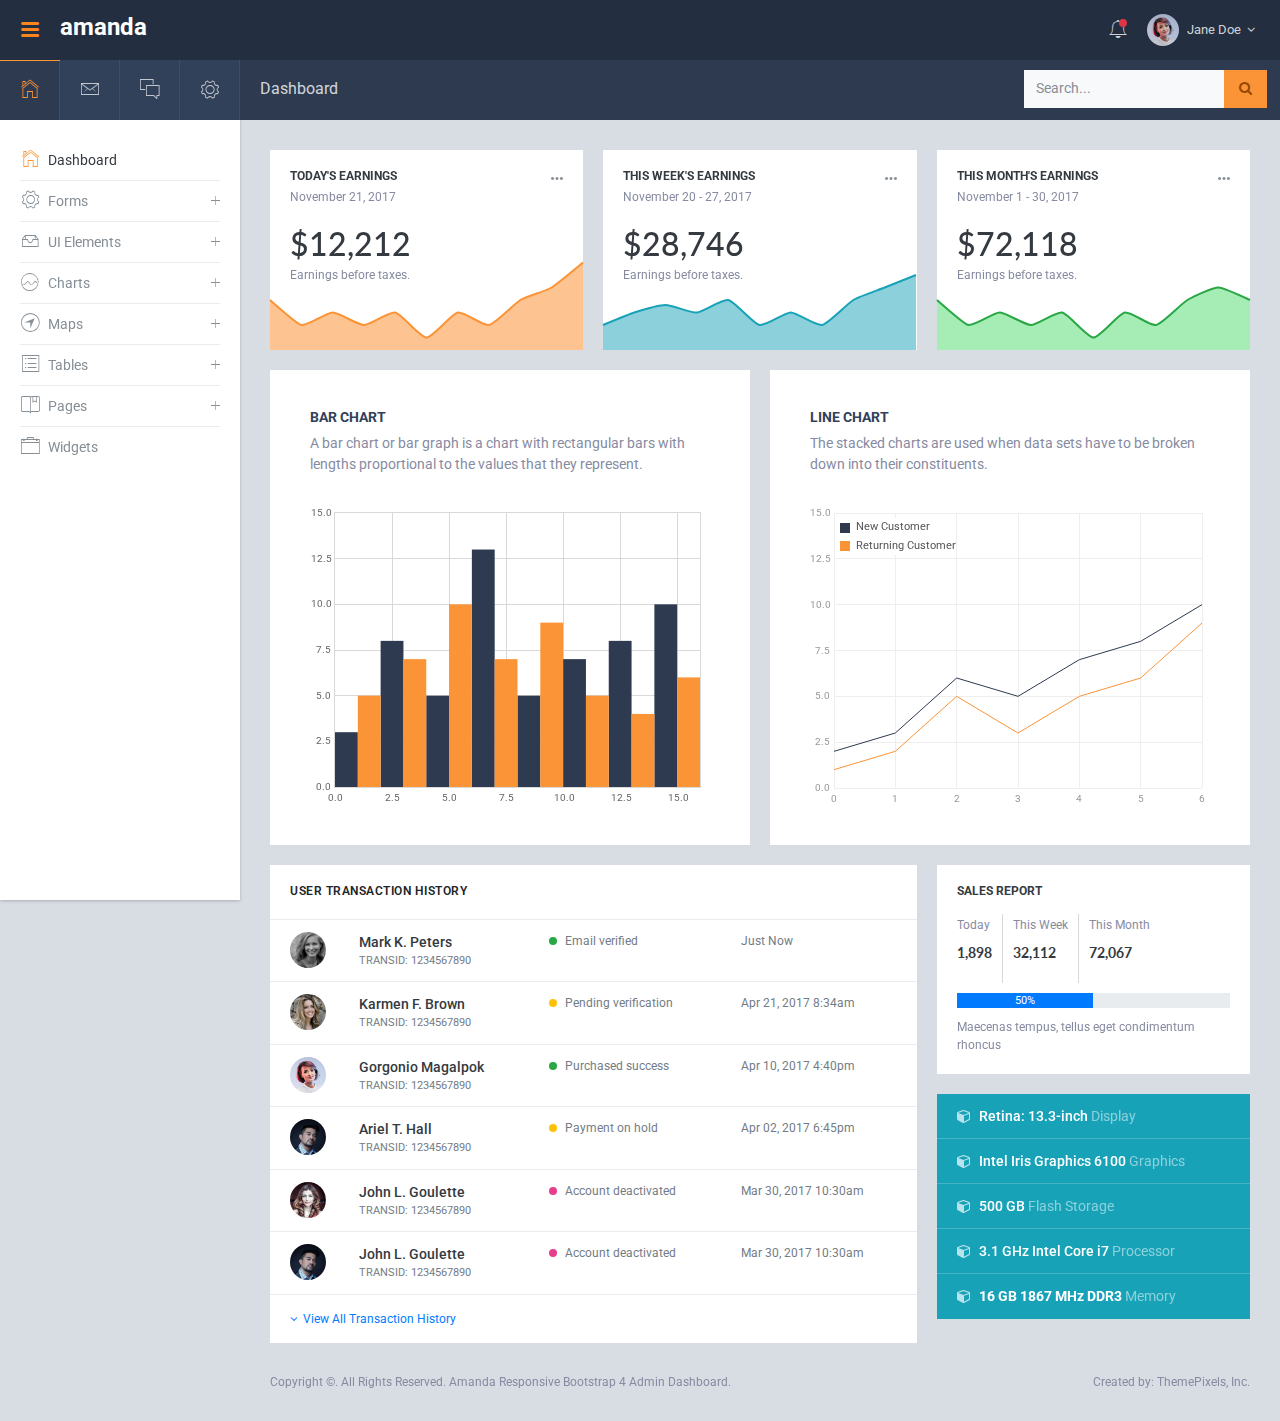
<file: template/index.html>
<!DOCTYPE html>
<html lang="en">
  <head>
    <!-- Required meta tags -->
    <meta charset="utf-8">
    <meta name="viewport" content="width=device-width, initial-scale=1, shrink-to-fit=no">

  </head>
  <body>
    <script>
    // similar behavior as an HTTP redirect
    window.location.replace("app/index.html");
    </script>
  </body>
</html>
</file>
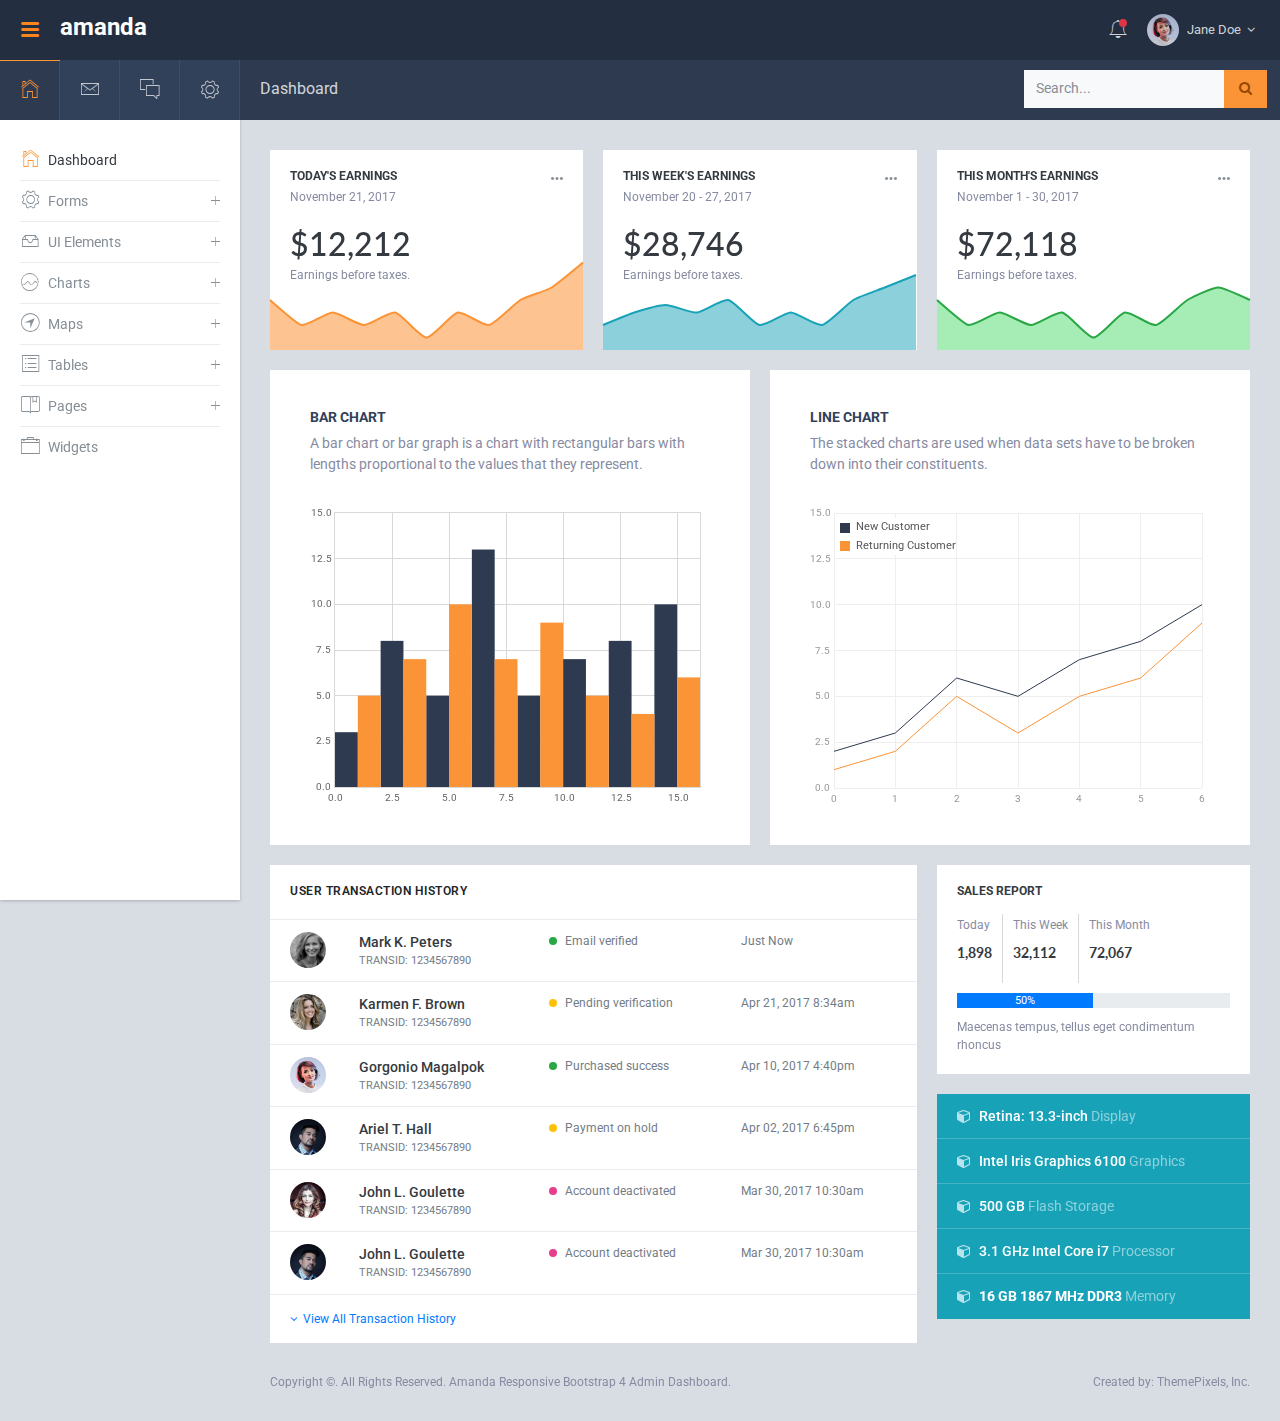
<file: template/app/index.html>
<!DOCTYPE html>
<html lang="en">
  <head>
    <!-- Required meta tags -->
    <meta charset="utf-8">
    <meta name="viewport" content="width=device-width, initial-scale=1, shrink-to-fit=no">

    <!-- Twitter -->
    <meta name="twitter:site" content="@themepixels">
    <meta name="twitter:creator" content="@themepixels">
    <meta name="twitter:card" content="summary_large_image">
    <meta name="twitter:title" content="Amanda">
    <meta name="twitter:description" content="Premium Quality and Responsive UI for Dashboard.">
    <meta name="twitter:image" content="http://themepixels.me/amanda/img/amanda-social.png">

    <!-- Facebook -->
    <meta property="og:url" content="http://themepixels.me/amanda">
    <meta property="og:title" content="Bracket">
    <meta property="og:description" content="Premium Quality and Responsive UI for Dashboard.">

    <meta property="og:image" content="http://themepixels.me/amanda/img/amanda-social.png">
    <meta property="og:image:secure_url" content="http://themepixels.me/amanda/img/amanda-social.png">
    <meta property="og:image:type" content="image/png">
    <meta property="og:image:width" content="1200">
    <meta property="og:image:height" content="600">

    <!-- Meta -->
    <meta name="description" content="Premium Quality and Responsive UI for Dashboard.">
    <meta name="author" content="ThemePixels">


    <title>Amanda Responsive Bootstrap 4 Admin Template</title>

    <!-- vendor css -->
    <link href="../lib/font-awesome/css/font-awesome.css" rel="stylesheet">
    <link href="../lib/Ionicons/css/ionicons.css" rel="stylesheet">
    <link href="../lib/perfect-scrollbar/css/perfect-scrollbar.css" rel="stylesheet">
    <link href="../lib/jquery-toggles/toggles-full.css" rel="stylesheet">
    <link href="../lib/rickshaw/rickshaw.min.css" rel="stylesheet">

    <!-- Amanda CSS -->
    <link rel="stylesheet" href="../css/amanda.css">
  </head>

  <body>

    <div class="am-header">
      <div class="am-header-left">
        <a id="naviconLeft" href="" class="am-navicon d-none d-lg-flex"><i class="icon ion-navicon-round"></i></a>
        <a id="naviconLeftMobile" href="" class="am-navicon d-lg-none"><i class="icon ion-navicon-round"></i></a>
        <a href="index.html" class="am-logo">amanda</a>
      </div><!-- am-header-left -->

      <div class="am-header-right">
        <div class="dropdown dropdown-notification">
          <a href="" class="nav-link pd-x-7 pos-relative" data-toggle="dropdown">
            <i class="icon ion-ios-bell-outline tx-24"></i>
            <!-- start: if statement -->
            <span class="square-8 bg-danger pos-absolute t-15 r-0 rounded-circle"></span>
            <!-- end: if statement -->
          </a>
          <div class="dropdown-menu wd-300 pd-0-force">
            <div class="dropdown-menu-header">
              <label>Notifications</label>
              <a href="">Mark All as Read</a>
            </div><!-- d-flex -->

            <div class="media-list">
              <!-- loop starts here -->
              <a href="" class="media-list-link read">
                <div class="media pd-x-20 pd-y-15">
                  <img src="../img/img8.jpg" class="wd-40 rounded-circle" alt="">
                  <div class="media-body">
                    <p class="tx-13 mg-b-0"><strong class="tx-medium">Suzzeth Bungaos</strong> tagged you and 18 others in a post.</p>
                    <span class="tx-12">October 03, 2017 8:45am</span>
                  </div>
                </div><!-- media -->
              </a>
              <!-- loop ends here -->
              <a href="" class="media-list-link read">
                <div class="media pd-x-20 pd-y-15">
                  <img src="../img/img9.jpg" class="wd-40 rounded-circle" alt="">
                  <div class="media-body">
                    <p class="tx-13 mg-b-0"><strong class="tx-medium">Mellisa Brown</strong> appreciated your work <strong class="tx-medium">The Social Network</strong></p>
                    <span class="tx-12">October 02, 2017 12:44am</span>
                  </div>
                </div><!-- media -->
              </a>
              <a href="" class="media-list-link read">
                <div class="media pd-x-20 pd-y-15">
                  <img src="../img/img10.jpg" class="wd-40 rounded-circle" alt="">
                  <div class="media-body">
                    <p class="tx-13 mg-b-0">20+ new items added are for sale in your <strong class="tx-medium">Sale Group</strong></p>
                    <span class="tx-12">October 01, 2017 10:20pm</span>
                  </div>
                </div><!-- media -->
              </a>
              <a href="" class="media-list-link read">
                <div class="media pd-x-20 pd-y-15">
                  <img src="../img/img5.jpg" class="wd-40 rounded-circle" alt="">
                  <div class="media-body">
                    <p class="tx-13 mg-b-0"><strong class="tx-medium">Julius Erving</strong> wants to connect with you on your conversation with <strong class="tx-medium">Ronnie Mara</strong></p>
                    <span class="tx-12">October 01, 2017 6:08pm</span>
                  </div>
                </div><!-- media -->
              </a>
              <div class="media-list-footer">
                <a href="" class="tx-12"><i class="fa fa-angle-down mg-r-5"></i> Show All Notifications</a>
              </div>
            </div><!-- media-list -->
          </div><!-- dropdown-menu -->
        </div><!-- dropdown -->
        <div class="dropdown dropdown-profile">
          <a href="" class="nav-link nav-link-profile" data-toggle="dropdown">
            <img src="../img/img3.jpg" class="wd-32 rounded-circle" alt="">
            <span class="logged-name"><span class="hidden-xs-down">Jane Doe</span> <i class="fa fa-angle-down mg-l-3"></i></span>
          </a>
          <div class="dropdown-menu wd-200">
            <ul class="list-unstyled user-profile-nav">
              <li><a href=""><i class="icon ion-ios-person-outline"></i> Edit Profile</a></li>
              <li><a href=""><i class="icon ion-ios-gear-outline"></i> Settings</a></li>
              <li><a href=""><i class="icon ion-ios-download-outline"></i> Downloads</a></li>
              <li><a href=""><i class="icon ion-ios-star-outline"></i> Favorites</a></li>
              <li><a href=""><i class="icon ion-ios-folder-outline"></i> Collections</a></li>
              <li><a href=""><i class="icon ion-power"></i> Sign Out</a></li>
            </ul>
          </div><!-- dropdown-menu -->
        </div><!-- dropdown -->
      </div><!-- am-header-right -->
    </div><!-- am-header -->

    <div class="am-sideleft">
      <ul class="nav am-sideleft-tab">
        <li class="nav-item">
          <a href="#mainMenu" class="nav-link active"><i class="icon ion-ios-home-outline tx-24"></i></a>
        </li>
        <li class="nav-item">
          <a href="#emailMenu" class="nav-link"><i class="icon ion-ios-email-outline tx-24"></i></a>
        </li>
        <li class="nav-item">
          <a href="#chatMenu" class="nav-link"><i class="icon ion-ios-chatboxes-outline tx-24"></i></a>
        </li>
        <li class="nav-item">
          <a href="#settingMenu" class="nav-link"><i class="icon ion-ios-gear-outline tx-24"></i></a>
        </li>
      </ul>

      <div class="tab-content">
        <div id="mainMenu" class="tab-pane active">
          <ul class="nav am-sideleft-menu">
            <li class="nav-item">
              <a href="index.html" class="nav-link active">
                <i class="icon ion-ios-home-outline"></i>
                <span>Dashboard</span>
              </a>
            </li><!-- nav-item -->
            <li class="nav-item">
              <a href="" class="nav-link with-sub">
                <i class="icon ion-ios-gear-outline"></i>
                <span>Forms</span>
              </a>
              <ul class="nav-sub">
                <li class="nav-item"><a href="form-elements.html" class="nav-link">Form Elements</a></li>
                <li class="nav-item"><a href="form-layouts.html" class="nav-link">Form Layouts</a></li>
                <li class="nav-item"><a href="form-validation.html" class="nav-link">Form Validation</a></li>
                <li class="nav-item"><a href="form-wizards.html" class="nav-link">Form Wizards</a></li>
                <li class="nav-item"><a href="form-editor-text.html" class="nav-link">Text Editor</a></li>
              </ul>
            </li><!-- nav-item -->
            <li class="nav-item">
              <a href="" class="nav-link with-sub">
                <i class="icon ion-ios-filing-outline"></i>
                <span>UI Elements</span>
              </a>
              <ul class="nav-sub">
                <li class="nav-item"><a href="accordion.html" class="nav-link">Accordion</a></li>
                <li class="nav-item"><a href="alerts.html" class="nav-link">Alerts</a></li>
                <li class="nav-item"><a href="buttons.html" class="nav-link">Buttons</a></li>
                <li class="nav-item"><a href="cards.html" class="nav-link">Cards</a></li>
                <li class="nav-item"><a href="icons.html" class="nav-link">Icons</a></li>
                <li class="nav-item"><a href="modal.html" class="nav-link">Modal</a></li>
                <li class="nav-item"><a href="navigation.html" class="nav-link">Navigation</a></li>
                <li class="nav-item"><a href="pagination.html" class="nav-link">Pagination</a></li>
                <li class="nav-item"><a href="popups.html" class="nav-link">Tooltip &amp; Popover</a></li>
                <li class="nav-item"><a href="progress.html" class="nav-link">Progress</a></li>
                <li class="nav-item"><a href="spinners.html" class="nav-link">Spinners</a></li>
                <li class="nav-item"><a href="typography.html" class="nav-link">Typography</a></li>
              </ul>
            </li><!-- nav-item -->
            <li class="nav-item">
              <a href="" class="nav-link with-sub">
                <i class="icon ion-ios-analytics-outline"></i>
                <span>Charts</span>
              </a>
              <ul class="nav-sub">
                <li class="nav-item"><a href="chart-morris.html" class="nav-link">Morris Charts</a></li>
                <li class="nav-item"><a href="chart-flot.html" class="nav-link">Flot Charts</a></li>
                <li class="nav-item"><a href="chart-chartjs.html" class="nav-link">Chart JS</a></li>
                <li class="nav-item"><a href="chart-rickshaw.html" class="nav-link">Rickshaw</a></li>
                <li class="nav-item"><a href="chart-sparkline.html" class="nav-link">Sparkline</a></li>
              </ul>
            </li><!-- nav-item -->
            <li class="nav-item">
              <a href="" class="nav-link with-sub">
                <i class="icon ion-ios-navigate-outline"></i>
                <span>Maps</span>
              </a>
              <ul class="nav-sub">
                <li class="nav-item"><a href="map-google.html" class="nav-link">Google Maps</a></li>
                <li class="nav-item"><a href="map-vector.html" class="nav-link">Vector Maps</a></li>
              </ul>
            </li><!-- nav-item -->
            <li class="nav-item">
              <a href="" class="nav-link with-sub">
                <i class="icon ion-ios-list-outline"></i>
                <span>Tables</span>
              </a>
              <ul class="nav-sub">
                <li class="nav-item"><a href="table-basic.html" class="nav-link">Basic Table</a></li>
                <li class="nav-item"><a href="table-datatable.html" class="nav-link">Data Table</a></li>
              </ul>
            </li><!-- nav-item -->
            <li class="nav-item">
              <a href="" class="nav-link with-sub">
                <i class="icon ion-ios-bookmarks-outline"></i>
                <span>Pages</span>
              </a>
              <ul class="nav-sub">
                <li class="nav-item"><a href="blank.html" class="nav-link">Blank Page</a></li>
                <li class="nav-item"><a href="page-signin.html" class="nav-link">Signin Page</a></li>
                <li class="nav-item"><a href="page-signup.html" class="nav-link">Signup Page</a></li>
                <li class="nav-item"><a href="page-notfound.html" class="nav-link">404 Page Not Found</a></li>
              </ul>
            </li><!-- nav-item -->
            <li class="nav-item">
              <a href="widgets.html" class="nav-link">
                <i class="icon ion-ios-briefcase-outline"></i>
                <span>Widgets</span>
              </a>
            </li><!-- nav-item -->
          </ul>
        </div><!-- #mainMenu -->
        <div id="emailMenu" class="tab-pane">
          <div class="pd-x-20 pd-y-10">
            <a href="" class="btn btn-orange btn-block btn-compose">Compose Email</a>
          </div>
          <ul class="nav am-sideleft-menu">
            <li class="nav-item">
              <a href="page-inbox.html" class="nav-link">
                <i class="icon ion-ios-filing-outline"></i>
                <span>Inbox</span>
              </a>
            </li><!-- nav-item -->
            <li class="nav-item">
              <a href="page-inbox.html" class="nav-link">
                <i class="icon ion-ios-filing-outline"></i>
                <span>Drafts</span>
              </a>
            </li><!-- nav-item -->
            <li class="nav-item">
              <a href="page-inbox.html" class="nav-link">
                <i class="icon ion-ios-paperplane-outline"></i>
                <span>Sent</span>
              </a>
            </li><!-- nav-item -->
            <li class="nav-item">
              <a href="page-inbox.html" class="nav-link">
                <i class="icon ion-ios-trash-outline"></i>
                <span>Trash</span>
              </a>
            </li><!-- nav-item -->
            <li class="nav-item">
              <a href="page-inbox.html" class="nav-link">
                <i class="icon ion-ios-filing-outline"></i>
                <span>Spam</span>
              </a>
            </li><!-- nav-item -->
          </ul>

          <label class="pd-x-20 tx-uppercase tx-11 mg-t-10 tx-orange mg-b-0 tx-medium">My Folder</label>
          <ul class="nav am-sideleft-menu">
            <li class="nav-item">
              <a href="page-inbox.html" class="nav-link">
                <i class="icon ion-ios-folder-outline"></i>
                <span>Updates</span>
              </a>
            </li><!-- nav-item -->
            <li class="nav-item">
              <a href="page-inbox.html" class="nav-link">
                <i class="icon ion-ios-folder-outline"></i>
                <span>Social</span>
              </a>
            </li><!-- nav-item -->
            <li class="nav-item">
              <a href="page-inbox.html" class="nav-link">
                <i class="icon ion-ios-folder-outline"></i>
                <span>Promotions</span>
              </a>
            </li><!-- nav-item -->
          </ul>
        </div><!-- #emailMenu -->
        <div id="chatMenu" class="tab-pane">
          <div class="chat-search-bar">
            <input type="search" class="form-control wd-150" placeholder="Search chat...">
            <button class="btn btn-secondary"><i class="fa fa-search"></i></button>
          </div><!-- chat-search-bar -->

          <label class="pd-x-15 tx-uppercase tx-11 mg-t-20 tx-orange mg-b-10 tx-medium">Recent Chat History</label>
          <div class="list-group list-group-chat">
            <a href="#" class="list-group-item">
              <div class="d-flex align-items-center">
                <img src="../img/img6.jpg" class="wd-32 rounded-circle" alt="">
                <div class="mg-l-10">
                  <h6>Russell M. Evans</h6>
                  <span>Tuesday, 10:33am</span>
                </div>
              </div><!-- d-flex -->
              <p>Nor again is there anyone who loves or pursues or desires to obtain pain of itself, because it is pain...</p>
            </a><!-- list-group-item -->
            <a href="#" class="list-group-item">
              <div class="d-flex align-items-center">
                <img src="../img/img7.jpg" class="wd-32 rounded-circle" alt="">
                <div class="mg-l-10">
                  <h6>James F. Sears</h6>
                  <span>Monday, 4:21pm</span>
                </div>
              </div><!-- d-flex -->
              <p>But who has any right to find fault with a man who chooses to enjoy a pleasure that has...</p>
            </a><!-- list-group-item -->
            <a href="#" class="list-group-item">
              <div class="d-flex align-items-center">
                <img src="../img/img8.jpg" class="wd-32 rounded-circle" alt="">
                <div class="mg-l-10">
                  <h6>Sharon R. Rowe</h6>
                  <span>Sunday, 7:45pm</span>
                </div>
              </div><!-- d-flex -->
              <p>But I must explain to you how all this mistaken idea of denouncing pleasure and praising...</p>
            </a><!-- list-group-item -->
            <a href="#" class="list-group-item">
              <div class="d-flex align-items-center">
                <img src="../img/img9.jpg" class="wd-32 rounded-circle" alt="">
                <div class="mg-l-10">
                  <h6>Ruby M. Martin</h6>
                  <span>Sunday, 7:45pm</span>
                </div>
              </div><!-- d-flex -->
              <p>But I must explain to you how all this mistaken idea of denouncing pleasure and praising...</p>
            </a><!-- list-group-item -->
            <a href="#" class="list-group-item">
              <div class="d-flex align-items-center">
                <img src="../img/img10.jpg" class="wd-32 rounded-circle" alt="">
                <div class="mg-l-10">
                  <h6>Joslyn C. Mayo</h6>
                  <span>Sunday, 7:45pm</span>
                </div>
              </div><!-- d-flex -->
              <p>But I must explain to you how all this mistaken idea of denouncing pleasure and praising...</p>
            </a><!-- list-group-item -->
          </div><!-- list-group -->
          <span class="d-block pd-15 tx-12">Loading messages...</span>

        </div><!-- #chatMenu -->
        <div id="settingMenu" class="tab-pane">
          <div class="pd-x-15">
            <label class="tx-uppercase tx-11 mg-t-10 tx-orange mg-b-15 tx-medium">Quick Settings</label>
            <div class="bd pd-15">
              <h6 class="tx-13 tx-normal tx-gray-800">Daily Newsletter</h6>
              <p class="tx-12">Get notified when someone else is trying to access your account.</p>
              <div class="toggle toggle-light warning"></div>
            </div><!-- bd -->

            <div class="bd pd-15 mg-t-15">
              <h6 class="tx-13 tx-normal tx-gray-800">Call Phones</h6>
              <p class="tx-12">Make calls to friends and family right from your account.</p>
              <div class="toggle toggle-light warning"></div>
            </div><!-- bd -->

            <div class="bd pd-15 mg-t-15">
              <h6 class="tx-13 tx-normal tx-gray-800">Login Notifications</h6>
              <p class="tx-12">Get notified when someone else is trying to access your account.</p>
              <div class="toggle toggle-light warning"></div>
            </div><!-- bd -->

            <div class="bd pd-15 mg-t-15">
              <h6 class="tx-13 tx-normal tx-gray-800">Phone Approvals</h6>
              <p class="tx-12">Use your phone when login as an extra layer of security.</p>
              <div class="toggle toggle-light warning"></div>
            </div><!-- bd -->
          </div>
        </div><!-- #settingMenu -->
      </div><!-- tab-content -->
    </div><!-- am-sideleft -->

    <div class="am-mainpanel">
      <div class="am-pagetitle">
        <h5 class="am-title">Dashboard</h5>
        <form id="searchBar" class="search-bar" action="index.html">
          <div class="form-control-wrapper">
            <input type="search" class="form-control bd-0" placeholder="Search...">
          </div><!-- form-control-wrapper -->
          <button id="searchBtn" class="btn btn-orange"><i class="fa fa-search"></i></button>
        </form><!-- search-bar -->
      </div><!-- am-pagetitle -->

      <div class="am-pagebody">
        <div class="row row-sm">
          <div class="col-lg-4">
            <div class="card">
              <div id="rs1" class="wd-100p ht-200"></div>
              <div class="overlay-body pd-x-20 pd-t-20">
                <div class="d-flex justify-content-between">
                  <div>
                    <h6 class="tx-12 tx-uppercase tx-inverse tx-bold mg-b-5">Today's Earnings</h6>
                    <p class="tx-12">November 21, 2017</p>
                  </div>
                  <a href="" class="tx-gray-600 hover-info"><i class="icon ion-more tx-16 lh-0"></i></a>
                </div><!-- d-flex -->
                <h2 class="mg-b-5 tx-inverse tx-lato">$12,212</h2>
                <p class="tx-12 mg-b-0">Earnings before taxes.</p>
              </div>
            </div><!-- card -->
          </div><!-- col-4 -->
          <div class="col-lg-4 mg-t-15 mg-sm-t-20 mg-lg-t-0">
            <div class="card">
              <div id="rs2" class="wd-100p ht-200"></div>
              <div class="overlay-body pd-x-20 pd-t-20">
                <div class="d-flex justify-content-between">
                  <div>
                    <h6 class="tx-12 tx-uppercase tx-inverse tx-bold mg-b-5">This Week's Earnings</h6>
                    <p class="tx-12">November 20 - 27, 2017</p>
                  </div>
                  <a href="" class="tx-gray-600 hover-info"><i class="icon ion-more tx-16 lh-0"></i></a>
                </div><!-- d-flex -->
                <h2 class="mg-b-5 tx-inverse tx-lato">$28,746</h2>
                <p class="tx-12 mg-b-0">Earnings before taxes.</p>
              </div>
            </div><!-- card -->
          </div><!-- col-4 -->
          <div class="col-lg-4 mg-t-15 mg-sm-t-20 mg-lg-t-0">
            <div class="card">
              <div id="rs3" class="wd-100p ht-200"></div>
              <div class="overlay-body pd-x-20 pd-t-20">
                <div class="d-flex justify-content-between">
                  <div>
                    <h6 class="tx-12 tx-uppercase tx-inverse tx-bold mg-b-5">This Month's Earnings</h6>
                    <p class="tx-12">November 1 - 30, 2017</p>
                  </div>
                  <a href="" class="tx-gray-600 hover-info"><i class="icon ion-more tx-16 lh-0"></i></a>
                </div><!-- d-flex -->
                <h2 class="mg-b-5 tx-inverse tx-lato">$72,118</h2>
                <p class="tx-12 mg-b-0">Earnings before taxes.</p>
              </div>
            </div><!-- card -->
          </div><!-- col-4 -->
        </div><!-- row -->

        <div class="row row-sm mg-t-15 mg-sm-t-20">
          <div class="col-md-6">
            <div class="card pd-20 pd-sm-40">
              <h6 class="card-body-title">Bar Chart</h6>
              <p class="mg-b-20 mg-sm-b-30">A bar chart or bar graph is a chart with rectangular bars with lengths proportional to the values that they represent.</p>
              <div id="f2" class="ht-200 ht-sm-300"></div>
            </div><!-- card -->
          </div><!-- col-6 -->
          <div class="col-md-6 mg-t-15 mg-sm-t-20 mg-md-t-0">
            <div class="card pd-20 pd-sm-40">
              <h6 class="card-body-title">Line Chart</h6>
              <p class="mg-b-20 mg-sm-b-30">The stacked charts are used when data sets have to be broken down into their constituents.</p>
              <div id="f1" class="ht-200 ht-sm-300"></div>
            </div><!-- card -->
          </div><!-- col-6 -->
        </div><!-- row -->

        <div class="row row-sm mg-t-15 mg-sm-t-20">
          <div class="col-lg-8">
            <div class="card">
              <div class="card-header bg-transparent pd-20">
                <h6 class="card-title tx-uppercase tx-12 mg-b-0">User Transaction History</h6>
              </div><!-- card-header -->
              <div class="table-responsive">
                <table class="table table-white mg-b-0 tx-12">
                  <tbody>
                    <tr>
                      <td class="pd-l-20 tx-center">
                        <img src="../img/img1.jpg" class="wd-36 rounded-circle" alt="Image">
                      </td>
                      <td>
                        <a href="" class="tx-inverse tx-14 tx-medium d-block">Mark K. Peters</a>
                        <span class="tx-11 d-block">TRANSID: 1234567890</span>
                      </td>
                      <td class="tx-12">
                        <span class="square-8 bg-success mg-r-5 rounded-circle"></span> Email verified
                      </td>
                      <td>Just Now</td>
                    </tr>
                    <tr>
                      <td class="pd-l-20 tx-center">
                        <img src="../img/img2.jpg" class="wd-36 rounded-circle" alt="Image">
                      </td>
                      <td>
                        <a href="" class="tx-inverse tx-14 tx-medium d-block">Karmen F. Brown</a>
                        <span class="tx-11 d-block">TRANSID: 1234567890</span>
                      </td>
                      <td class="tx-12">
                        <span class="square-8 bg-warning mg-r-5 rounded-circle"></span> Pending verification
                      </td>
                      <td>Apr 21, 2017 8:34am</td>
                    </tr>
                    <tr>
                      <td class="pd-l-20 tx-center">
                        <img src="../img/img3.jpg" class="wd-36 rounded-circle" alt="Image">
                      </td>
                      <td>
                        <a href="" class="tx-inverse tx-14 tx-medium d-block">Gorgonio Magalpok</a>
                        <span class="tx-11 d-block">TRANSID: 1234567890</span>
                      </td>
                      <td class="tx-12">
                        <span class="square-8 bg-success mg-r-5 rounded-circle"></span> Purchased success
                      </td>
                      <td>Apr 10, 2017 4:40pm</td>
                    </tr>
                    <tr>
                      <td class="pd-l-20 tx-center">
                        <img src="../img/img5.jpg" class="wd-36 rounded-circle" alt="Image">
                      </td>
                      <td>
                        <a href="" class="tx-inverse tx-14 tx-medium d-block">Ariel T. Hall</a>
                        <span class="tx-11 d-block">TRANSID: 1234567890</span>
                      </td>
                      <td class="tx-12">
                        <span class="square-8 bg-warning mg-r-5 rounded-circle"></span> Payment on hold
                      </td>
                      <td>Apr 02, 2017 6:45pm</td>
                    </tr>
                    <tr>
                      <td class="pd-l-20 tx-center">
                        <img src="../img/img4.jpg" class="wd-36 rounded-circle" alt="Image">
                      </td>
                      <td>
                        <a href="" class="tx-inverse tx-14 tx-medium d-block">John L. Goulette</a>
                        <span class="tx-11 d-block">TRANSID: 1234567890</span>
                      </td>
                      <td class="tx-12">
                        <span class="square-8 bg-pink mg-r-5 rounded-circle"></span> Account deactivated
                      </td>
                      <td>Mar 30, 2017 10:30am</td>
                    </tr>
                    <tr>
                      <td class="pd-l-20 tx-center">
                        <img src="../img/img5.jpg" class="wd-36 rounded-circle" alt="Image">
                      </td>
                      <td>
                        <a href="" class="tx-inverse tx-14 tx-medium d-block">John L. Goulette</a>
                        <span class="tx-11 d-block">TRANSID: 1234567890</span>
                      </td>
                      <td class="tx-12">
                        <span class="square-8 bg-pink mg-r-5 rounded-circle"></span> Account deactivated
                      </td>
                      <td>Mar 30, 2017 10:30am</td>
                    </tr>
                  </tbody>
                </table>
              </div><!-- table-responsive -->
              <div class="card-footer tx-12 pd-y-15 bg-transparent bd-t bd-gray-200">
                <a href=""><i class="fa fa-angle-down mg-r-5"></i>View All Transaction History</a>
              </div><!-- card-footer -->
            </div><!-- card -->
          </div><!-- col-8 -->
          <div class="col-lg-4 mg-t-15 mg-sm-t-20 mg-lg-t-0">
            <div class="card pd-20">
              <h6 class="tx-12 tx-uppercase tx-inverse tx-bold mg-b-15">Sales Report</h6>
              <div class="d-flex mg-b-10">
                <div class="bd-r pd-r-10">
                  <label class="tx-12">Today</label>
                  <p class="tx-lato tx-inverse tx-bold">1,898</p>
                </div>
                <div class="bd-r pd-x-10">
                  <label class="tx-12">This Week</label>
                  <p class="tx-lato tx-inverse tx-bold">32,112</p>
                </div>
                <div class="pd-l-10">
                  <label class="tx-12">This Month</label>
                  <p class="tx-lato tx-inverse tx-bold">72,067</p>
                </div>
              </div><!-- d-flex -->
              <div class="progress mg-b-10">
                <div class="progress-bar wd-50p" role="progressbar" aria-valuenow="50" aria-valuemin="0" aria-valuemax="100">50%</div>
              </div>
              <p class="tx-12 mg-b-0">Maecenas tempus, tellus eget condimentum rhoncus</p>
            </div><!-- card -->

            <ul class="list-group widget-list-group bg-info mg-t-20">
              <li class="list-group-item rounded-top-0">
                <p class="mg-b-0"><i class="fa fa-cube tx-white-7 mg-r-8"></i><strong class="tx-medium">Retina: 13.3-inch</strong> <span class="text-muted">Display</span></p>
              </li>
              <li class="list-group-item">
                <p class="mg-b-0"><i class="fa fa-cube tx-white-7 mg-r-8"></i><strong class="tx-medium">Intel Iris Graphics 6100</strong> <span class="text-muted">Graphics</span></p>
              </li>
              <li class="list-group-item">
                <p class="mg-b-0"><i class="fa fa-cube tx-white-7 mg-r-8"></i><strong class="tx-medium">500 GB</strong> <span class="text-muted">Flash Storage</span></p>
              </li>
              <li class="list-group-item">
                <p class="mg-b-0"><i class="fa fa-cube tx-white-7 mg-r-8"></i><strong class="tx-medium">3.1 GHz Intel Core i7</strong> <span class="text-muted">Processor</span></p>
              </li>
              <li class="list-group-item rounded-bottom-0">
                <p class="mg-b-0"><i class="fa fa-cube tx-white-7 mg-r-8"></i><strong class="tx-tx-medium">16 GB 1867 MHz DDR3</strong> <span class="text-muted">Memory</span></p>
              </li>
            </ul>
          </div><!-- col-4 -->
        </div><!-- row -->

      </div><!-- am-pagebody -->
      <div class="am-footer">
        <span>Copyright &copy;. All Rights Reserved. Amanda Responsive Bootstrap 4 Admin Dashboard.</span>
        <span>Created by: ThemePixels, Inc.</span>
      </div><!-- am-footer -->
    </div><!-- am-mainpanel -->

    <script src="../lib/jquery/jquery.js"></script>
    <script src="../lib/popper.js/popper.js"></script>
    <script src="../lib/bootstrap/bootstrap.js"></script>
    <script src="../lib/perfect-scrollbar/js/perfect-scrollbar.jquery.js"></script>
    <script src="../lib/jquery-toggles/toggles.min.js"></script>
    <script src="../lib/d3/d3.js"></script>
    <script src="../lib/rickshaw/rickshaw.min.js"></script>
    <script src="http://maps.google.com/maps/api/js?key=AIzaSyAEt_DBLTknLexNbTVwbXyq2HSf2UbRBU8"></script>
    <script src="../lib/gmaps/gmaps.js"></script>
    <script src="../lib/Flot/jquery.flot.js"></script>
    <script src="../lib/Flot/jquery.flot.pie.js"></script>
    <script src="../lib/Flot/jquery.flot.resize.js"></script>
    <script src="../lib/flot-spline/jquery.flot.spline.js"></script>

    <script src="../js/amanda.js"></script>
    <script src="../js/ResizeSensor.js"></script>
    <script src="../js/dashboard.js"></script>
  </body>
</html>
</file>
<file: template/lib/perfect-scrollbar/css/perfect-scrollbar.css>
/* perfect-scrollbar v0.8.1 */
.ps {
  -ms-touch-action: auto;
  touch-action: auto;
  overflow: hidden !important;
  -ms-overflow-style: none; }
  @supports (-ms-overflow-style: none) {
    .ps {
      overflow: auto !important; } }
  @media screen and (-ms-high-contrast: active), (-ms-high-contrast: none) {
    .ps {
      overflow: auto !important; } }
  .ps.ps--active-x > .ps__scrollbar-x-rail,
  .ps.ps--active-y > .ps__scrollbar-y-rail {
    display: block;
    background-color: transparent; }
  .ps.ps--in-scrolling.ps--x > .ps__scrollbar-x-rail {
    background-color: #eee;
    opacity: 0.9; }
    .ps.ps--in-scrolling.ps--x > .ps__scrollbar-x-rail > .ps__scrollbar-x {
      background-color: #999;
      height: 11px; }
  .ps.ps--in-scrolling.ps--y > .ps__scrollbar-y-rail {
    background-color: #eee;
    opacity: 0.9; }
    .ps.ps--in-scrolling.ps--y > .ps__scrollbar-y-rail > .ps__scrollbar-y {
      background-color: #999;
      width: 11px; }
  .ps > .ps__scrollbar-x-rail {
    display: none;
    position: absolute;
    /* please don't change 'position' */
    opacity: 0;
    -webkit-transition: background-color .2s linear, opacity .2s linear;
    -o-transition: background-color .2s linear, opacity .2s linear;
    -moz-transition: background-color .2s linear, opacity .2s linear;
    transition: background-color .2s linear, opacity .2s linear;
    bottom: 0px;
    /* there must be 'bottom' for ps__scrollbar-x-rail */
    height: 15px; }
    .ps > .ps__scrollbar-x-rail > .ps__scrollbar-x {
      position: absolute;
      /* please don't change 'position' */
      background-color: #aaa;
      -webkit-border-radius: 6px;
      -moz-border-radius: 6px;
      border-radius: 6px;
      -webkit-transition: background-color .2s linear, height .2s linear, width .2s ease-in-out, -webkit-border-radius .2s ease-in-out;
      transition: background-color .2s linear, height .2s linear, width .2s ease-in-out, -webkit-border-radius .2s ease-in-out;
      -o-transition: background-color .2s linear, height .2s linear, width .2s ease-in-out, border-radius .2s ease-in-out;
      -moz-transition: background-color .2s linear, height .2s linear, width .2s ease-in-out, border-radius .2s ease-in-out, -moz-border-radius .2s ease-in-out;
      transition: background-color .2s linear, height .2s linear, width .2s ease-in-out, border-radius .2s ease-in-out;
      transition: background-color .2s linear, height .2s linear, width .2s ease-in-out, border-radius .2s ease-in-out, -webkit-border-radius .2s ease-in-out, -moz-border-radius .2s ease-in-out;
      bottom: 2px;
      /* there must be 'bottom' for ps__scrollbar-x */
      height: 6px; }
    .ps > .ps__scrollbar-x-rail:hover > .ps__scrollbar-x, .ps > .ps__scrollbar-x-rail:active > .ps__scrollbar-x {
      height: 11px; }
  .ps > .ps__scrollbar-y-rail {
    display: none;
    position: absolute;
    /* please don't change 'position' */
    opacity: 0;
    -webkit-transition: background-color .2s linear, opacity .2s linear;
    -o-transition: background-color .2s linear, opacity .2s linear;
    -moz-transition: background-color .2s linear, opacity .2s linear;
    transition: background-color .2s linear, opacity .2s linear;
    right: 0;
    /* there must be 'right' for ps__scrollbar-y-rail */
    width: 15px; }
    .ps > .ps__scrollbar-y-rail > .ps__scrollbar-y {
      position: absolute;
      /* please don't change 'position' */
      background-color: #aaa;
      -webkit-border-radius: 6px;
      -moz-border-radius: 6px;
      border-radius: 6px;
      -webkit-transition: background-color .2s linear, height .2s linear, width .2s ease-in-out, -webkit-border-radius .2s ease-in-out;
      transition: background-color .2s linear, height .2s linear, width .2s ease-in-out, -webkit-border-radius .2s ease-in-out;
      -o-transition: background-color .2s linear, height .2s linear, width .2s ease-in-out, border-radius .2s ease-in-out;
      -moz-transition: background-color .2s linear, height .2s linear, width .2s ease-in-out, border-radius .2s ease-in-out, -moz-border-radius .2s ease-in-out;
      transition: background-color .2s linear, height .2s linear, width .2s ease-in-out, border-radius .2s ease-in-out;
      transition: background-color .2s linear, height .2s linear, width .2s ease-in-out, border-radius .2s ease-in-out, -webkit-border-radius .2s ease-in-out, -moz-border-radius .2s ease-in-out;
      right: 2px;
      /* there must be 'right' for ps__scrollbar-y */
      width: 6px; }
    .ps > .ps__scrollbar-y-rail:hover > .ps__scrollbar-y, .ps > .ps__scrollbar-y-rail:active > .ps__scrollbar-y {
      width: 11px; }
  .ps:hover.ps--in-scrolling.ps--x > .ps__scrollbar-x-rail {
    background-color: #eee;
    opacity: 0.9; }
    .ps:hover.ps--in-scrolling.ps--x > .ps__scrollbar-x-rail > .ps__scrollbar-x {
      background-color: #999;
      height: 11px; }
  .ps:hover.ps--in-scrolling.ps--y > .ps__scrollbar-y-rail {
    background-color: #eee;
    opacity: 0.9; }
    .ps:hover.ps--in-scrolling.ps--y > .ps__scrollbar-y-rail > .ps__scrollbar-y {
      background-color: #999;
      width: 11px; }
  .ps:hover > .ps__scrollbar-x-rail,
  .ps:hover > .ps__scrollbar-y-rail {
    opacity: 0.6; }
  .ps:hover > .ps__scrollbar-x-rail:hover {
    background-color: #eee;
    opacity: 0.9; }
    .ps:hover > .ps__scrollbar-x-rail:hover > .ps__scrollbar-x {
      background-color: #999; }
  .ps:hover > .ps__scrollbar-y-rail:hover {
    background-color: #eee;
    opacity: 0.9; }
    .ps:hover > .ps__scrollbar-y-rail:hover > .ps__scrollbar-y {
      background-color: #999; }
</file>
<file: template/lib/jquery-toggles/toggles-full.css>
.toggle-slide {
  overflow: hidden;
  cursor: pointer;
  -webkit-user-select: none;
     -moz-user-select: none;
      -ms-user-select: none;
          user-select: none;
  direction: ltr;
  text-align: center;
}
div.disabled > .toggle-slide {
  opacity: 0.7;
  pointer-events: none;
}
.toggle-slide .toggle-on,
.toggle-slide .toggle-off,
.toggle-slide .toggle-blob {
  float: left;
}
.toggle-slide .toggle-blob {
  position: relative;
  z-index: 99;
  cursor: hand;
  cursor: grab;
}
.toggle-dark .toggle-slide {
  border-radius: 5px;
  box-shadow: 0 0 0 1px #242529, 0 1px 0 1px #666;
}
.toggle-dark .toggle-on,
.toggle-dark .toggle-off,
.toggle-dark .toggle-blob {
  color: rgba(255, 255, 255, 0.7);
  font-size: 11px;
}
.toggle-dark .toggle-on,
.toggle-dark .toggle-select .toggle-inner .active {
  background: -webkit-linear-gradient(#1A70BE, #31A2E1);
  background: linear-gradient(#1A70BE, #31A2E1);
}
.toggle-dark .toggle-off,
.toggle-dark .toggle-select .toggle-on {
  background: -webkit-linear-gradient(#242529, #34363B);
  background: linear-gradient(#242529, #34363B);
}
.toggle-dark .toggle-blob {
  border-radius: 4px;
  background: -webkit-linear-gradient(#CFCFCF, whiteSmoke);
  background: linear-gradient(#CFCFCF, whiteSmoke);
  box-shadow: inset 0 0 0 1px #888, inset 0 0 0 2px white;
}
.toggle-dark .toggle-blob:hover {
  background: -webkit-linear-gradient(#c0c0c0, #dadada);
  background: linear-gradient(#c0c0c0, #dadada);
  box-shadow: inset 0 0 0 1px #888,inset 0 0 0 2px #ddd;
}
.toggle-iphone .toggle-slide {
  border-radius: 9999px;
  box-shadow: 0 0 0 1px #999;
}
.toggle-iphone .toggle-on,
.toggle-iphone .toggle-off {
  color: white;
  font-size: 18px;
  font-weight: bold;
  text-shadow: 0 0 8px rgba(0, 0, 0, 0.5);
}
.toggle-iphone .toggle-on {
  border-radius: 9999px 0 0 9999px;
  background: #037bda;
  box-shadow: inset 2px 2px 5px rgba(0, 0, 0, 0.4);
}
.toggle-iphone .toggle-on:after {
  background: -webkit-linear-gradient(#1189f1, #3797ef);
  background: linear-gradient(#1189f1, #3797ef);
  height: 50%;
  content: '';
  margin-top: -19%;
  display: block;
  border-radius: 9999px;
  margin-left: 10%;
}
.toggle-iphone .toggle-off {
  box-shadow: inset -2px 2px 5px rgba(0, 0, 0, 0.4);
  border-radius: 0 9999px 9999px 0;
  color: #828282;
  background: #ECECEC;
  text-shadow: 0 0 1px white;
}
.toggle-iphone .toggle-off:after {
  background: -webkit-linear-gradient(#fafafa, #fdfdfd);
  background: linear-gradient(#fafafa, #fdfdfd);
  height: 50%;
  content: '';
  margin-top: -19%;
  display: block;
  margin-right: 10%;
  border-radius: 9999px;
}
.toggle-iphone .toggle-blob {
  border-radius: 50px;
  background: -webkit-linear-gradient(#d1d1d1, #fafafa);
  background: linear-gradient(#d1d1d1, #fafafa);
  box-shadow: inset 0 0 0 1px rgba(0, 0, 0, 0.6), inset 0 0 0 2px white, 0 0 3px rgba(0, 0, 0, 0.6);
}
.toggle-light .toggle-slide {
  border-radius: 9999px;
  box-shadow: 0 0 0 1px #999;
}
.toggle-light .toggle-on,
.toggle-light .toggle-off {
  font-size: 11px;
  font-weight: 500;
}
.toggle-light .toggle-on,
.toggle-light .toggle-select .toggle-inner .active {
  background: #45a31f;
  box-shadow: inset 2px 2px 6px rgba(0, 0, 0, 0.2);
  text-shadow: 1px 1px rgba(0, 0, 0, 0.2);
  color: rgba(255, 255, 255, 0.8);
}
.toggle-light .toggle-off,
.toggle-light .toggle-select .toggle-on {
  color: rgba(0, 0, 0, 0.6);
  text-shadow: 0 1px rgba(255, 255, 255, 0.2);
  background: -webkit-linear-gradient(#cfcfcf, #f5f5f5);
  background: linear-gradient(#cfcfcf, #f5f5f5);
}
.toggle-light .toggle-blob {
  border-radius: 50px;
  background: -webkit-linear-gradient(#f5f5f5, #cfcfcf);
  background: linear-gradient(#f5f5f5, #cfcfcf);
  box-shadow: 1px 1px 2px #888;
}
.toggle-light .toggle-blob:hover {
  background: -webkit-linear-gradient(#e4e4e4, #f9f9f9);
  background: linear-gradient(#e4e4e4, #f9f9f9);
}
.toggle-modern .toggle-slide {
  border-radius: 4px;
  text-shadow: 0 1px 1px rgba(0, 0, 0, 0.25), 0 0 1px rgba(0, 0, 0, 0.2);
  background: -webkit-linear-gradient(#c0c5c9, #a1a9af);
  background: linear-gradient(#c0c5c9, #a1a9af);
  box-shadow: inset 0 2px 1px rgba(0, 0, 0, 0.2), inset 0 0 0 1px rgba(0, 0, 0, 0.15), 0 1px 0 rgba(255, 255, 255, 0.15);
}
.toggle-modern .toggle-on,
.toggle-modern .toggle-off {
  -webkit-transition: all 0.1s ease-out;
          transition: all 0.1s ease-out;
  color: white;
  text-shadow: 1px 1px rgba(0, 0, 0, 0.1);
  font-size: 11px;
  box-shadow: inset 0 2px 0 rgba(255, 255, 255, 0.2), inset 0 0 0 1px rgba(0, 0, 0, 0.2), inset 0 -1px 1px rgba(0, 0, 0, 0.1), 0 1px 1px rgba(0, 0, 0, 0.2);
}
.toggle-modern .toggle-select .toggle-off,
.toggle-modern .toggle-select .toggle-on {
  background: none;
}
.toggle-modern .toggle-off,
.toggle-modern .toggle-off.active {
  background: -webkit-linear-gradient(#737e8d, #3f454e);
  background: linear-gradient(#737e8d, #3f454e);
}
.toggle-modern .toggle-on,
.toggle-modern .toggle-on.active {
  background: -webkit-linear-gradient(#4894cd, #2852a6);
  background: linear-gradient(#4894cd, #2852a6);
}
.toggle-modern .toggle-blob {
  background: -webkit-linear-gradient(#c0c6c9, #81898f);
  background: linear-gradient(#c0c6c9, #81898f);
  box-shadow: inset 0 2px 0 rgba(255, 255, 255, 0.2), inset 0 0 0 1px rgba(0, 0, 0, 0.2), inset 0 -1px 1px rgba(0, 0, 0, 0.1), 1px 1px 2px rgba(0, 0, 0, 0.2);
  border-radius: 3px;
}
.toggle-modern .toggle-blob:hover {
  background-image: -webkit-linear-gradient(#a1a9af, #a1a9af);
  background-image: linear-gradient(#a1a9af, #a1a9af);
}
.toggle-soft .toggle-slide {
  border-radius: 5px;
  box-shadow: 0 0 0 1px #999;
}
.toggle-soft .toggle-on,
.toggle-soft .toggle-off {
  color: rgba(0, 0, 0, 0.7);
  font-size: 11px;
  text-shadow: 1px 1px white;
}
.toggle-soft .toggle-on,
.toggle-soft .toggle-select .toggle-inner .active {
  background: -webkit-linear-gradient(#d2ff52, #91e842);
  background: linear-gradient(#d2ff52, #91e842);
}
.toggle-soft .toggle-off,
.toggle-soft .toggle-select .toggle-on {
  background: -webkit-linear-gradient(#cfcfcf, #f5f5f5);
  background: linear-gradient(#cfcfcf, #f5f5f5);
}
.toggle-soft .toggle-blob {
  border-radius: 4px;
  background: -webkit-linear-gradient(#cfcfcf, #f5f5f5);
  background: linear-gradient(#cfcfcf, #f5f5f5);
  box-shadow: inset 0 0 0 1px #bbb, inset 0 0 0 2px white;
}
.toggle-soft .toggle-blob:hover {
  background: -webkit-linear-gradient(#e4e4e4, #f9f9f9);
  background: linear-gradient(#e4e4e4, #f9f9f9);
  box-shadow: inset 0 0 0 1px #ddd,inset 0 0 0 2px #ddd;
}
</file>
<file: template/lib/rickshaw/rickshaw.min.css>
.rickshaw_graph .detail .item.left,.rickshaw_graph .detail .x_label.left{left:0}.rickshaw_graph .detail .item.right,.rickshaw_graph .detail .x_label.right{right:0}.rickshaw_graph .detail .item,.rickshaw_graph .detail .x_label,.rickshaw_graph .x_tick .title{font-family:Arial,sans-serif;font-size:12px;white-space:nowrap}.rickshaw_graph .detail{pointer-events:none;position:absolute;top:0;z-index:2;background:rgba(0,0,0,.1);bottom:0;width:1px;transition:opacity .25s linear;-moz-transition:opacity .25s linear;-o-transition:opacity .25s linear;-webkit-transition:opacity .25s linear}.rickshaw_graph .detail.inactive{opacity:0}.rickshaw_graph .detail .item.active{opacity:1}.rickshaw_graph .detail .x_label{border-radius:3px;padding:6px;opacity:.5;border:1px solid #e0e0e0;position:absolute;background:#fff}.rickshaw_graph .detail .item{position:absolute;z-index:2;border-radius:3px;padding:.25em;opacity:0;background:rgba(0,0,0,.4);color:#fff;border:1px solid rgba(0,0,0,.4);margin-left:1em;margin-right:1em;margin-top:-1em}.rickshaw_graph .detail .item.active{background:rgba(0,0,0,.8)}.rickshaw_graph .detail .item:after{position:absolute;display:block;width:0;height:0;content:"";border:5px solid transparent}.rickshaw_graph .detail .item.left:after{top:1em;left:-5px;margin-top:-5px;border-right-color:rgba(0,0,0,.8);border-left-width:0}.rickshaw_graph .detail .item.right:after{top:1em;right:-5px;margin-top:-5px;border-left-color:rgba(0,0,0,.8);border-right-width:0}.rickshaw_graph .detail .dot{width:4px;height:4px;margin-left:-3px;margin-top:-3.5px;border-radius:5px;position:absolute;box-shadow:0 0 2px rgba(0,0,0,.6);box-sizing:content-box;-moz-box-sizing:content-box;background:#fff;border-width:2px;border-style:solid;display:none;background-clip:padding-box}.rickshaw_graph .detail .dot.active{display:block}.rickshaw_graph{position:relative}.rickshaw_graph svg{display:block;overflow:hidden}.rickshaw_graph .x_tick{position:absolute;top:0;bottom:0;width:0;border-left:1px dotted rgba(0,0,0,.2);pointer-events:none}.rickshaw_graph .x_tick .title{position:absolute;opacity:.5;margin-left:3px;bottom:1px}.rickshaw_annotation_timeline{height:1px;border-top:1px solid #e0e0e0;margin-top:10px;position:relative}.rickshaw_annotation_timeline .annotation{position:absolute;height:6px;width:6px;margin-left:-2px;top:-3px;border-radius:5px;background-color:rgba(0,0,0,.25)}.rickshaw_graph .annotation_line{position:absolute;top:0;bottom:-6px;width:0;border-left:2px solid rgba(0,0,0,.3);display:none}.rickshaw_graph .annotation_line.active{display:block}.rickshaw_graph .annotation_range{background:rgba(0,0,0,.1);display:none;position:absolute;top:0;bottom:-6px}.rickshaw_graph .annotation_range.active{display:block}.rickshaw_graph .annotation_range.active.offscreen{display:none}.rickshaw_annotation_timeline .annotation .content{background:#fff;color:#000;opacity:.9;box-shadow:0 0 2px rgba(0,0,0,.8);border-radius:3px;position:relative;z-index:20;font-size:12px;padding:6px 8px 8px;top:18px;left:-11px;width:160px;display:none;cursor:pointer}.rickshaw_annotation_timeline .annotation .content:before{content:"\25b2";position:absolute;top:-11px;color:#fff;text-shadow:0 -1px 1px rgba(0,0,0,.8)}.rickshaw_annotation_timeline .annotation.active,.rickshaw_annotation_timeline .annotation:hover{background-color:rgba(0,0,0,.8);cursor:none}.rickshaw_annotation_timeline .annotation .content:hover{z-index:50}.rickshaw_annotation_timeline .annotation.active .content{display:block}.rickshaw_annotation_timeline .annotation:hover .content{display:block;z-index:50}.rickshaw_graph .x_axis_d3,.rickshaw_graph .y_axis{fill:none}.rickshaw_graph .x_ticks_d3 .tick,.rickshaw_graph .y_ticks .tick line{stroke:rgba(0,0,0,.16);stroke-width:2px;shape-rendering:crisp-edges;pointer-events:none}.rickshaw_graph .x_grid_d3 .tick,.rickshaw_graph .y_grid .tick{z-index:-1;stroke:rgba(0,0,0,.2);stroke-width:1px;stroke-dasharray:1 1}.rickshaw_graph .y_grid .tick[data-y-value="0"]{stroke-dasharray:1 0}.rickshaw_graph .x_grid_d3 path,.rickshaw_graph .y_grid path{fill:none;stroke:none}.rickshaw_graph .x_ticks_d3 path,.rickshaw_graph .y_ticks path{fill:none;stroke:grey}.rickshaw_graph .x_ticks_d3 text,.rickshaw_graph .y_ticks text{opacity:.5;font-size:12px;pointer-events:none}.rickshaw_graph .x_tick.glow .title,.rickshaw_graph .y_ticks.glow text{fill:#000;color:#000;text-shadow:-1px 1px 0 rgba(255,255,255,.1),1px -1px 0 rgba(255,255,255,.1),1px 1px 0 rgba(255,255,255,.1),0 1px 0 rgba(255,255,255,.1),0 -1px 0 rgba(255,255,255,.1),1px 0 0 rgba(255,255,255,.1),-1px 0 0 rgba(255,255,255,.1),-1px -1px 0 rgba(255,255,255,.1)}.rickshaw_graph .x_tick.inverse .title,.rickshaw_graph .y_ticks.inverse text{fill:#fff;color:#fff;text-shadow:-1px 1px 0 rgba(0,0,0,.8),1px -1px 0 rgba(0,0,0,.8),1px 1px 0 rgba(0,0,0,.8),0 1px 0 rgba(0,0,0,.8),0 -1px 0 rgba(0,0,0,.8),1px 0 0 rgba(0,0,0,.8),-1px 0 0 rgba(0,0,0,.8),-1px -1px 0 rgba(0,0,0,.8)}.rickshaw_legend{font-family:Arial;font-size:12px;color:#fff;background:#404040;display:inline-block;padding:12px 5px;border-radius:2px;position:relative}.rickshaw_legend:hover{z-index:10}.rickshaw_legend .swatch{width:10px;height:10px;border:1px solid rgba(0,0,0,.2)}.rickshaw_legend .line{clear:both;line-height:140%;padding-right:15px}.rickshaw_legend .line .swatch{display:inline-block;margin-right:3px;border-radius:2px}.rickshaw_legend .label{margin:0;white-space:nowrap;display:inline;font-size:inherit;background-color:transparent;color:inherit;font-weight:400;line-height:normal;padding:0;text-shadow:none}.rickshaw_legend .action:hover{opacity:.6}.rickshaw_legend .action{margin-right:.2em;opacity:.2;cursor:pointer;font-size:14px}.rickshaw_legend .line.disabled{opacity:.4}.rickshaw_legend ul{list-style-type:none;padding:0;margin:2px;cursor:pointer}.rickshaw_legend li{padding:0 0 0 2px;min-width:80px;white-space:nowrap}.rickshaw_legend li:hover{background:rgba(255,255,255,.08);border-radius:3px}.rickshaw_legend li:active{background:rgba(255,255,255,.2);border-radius:3px}
</file>
